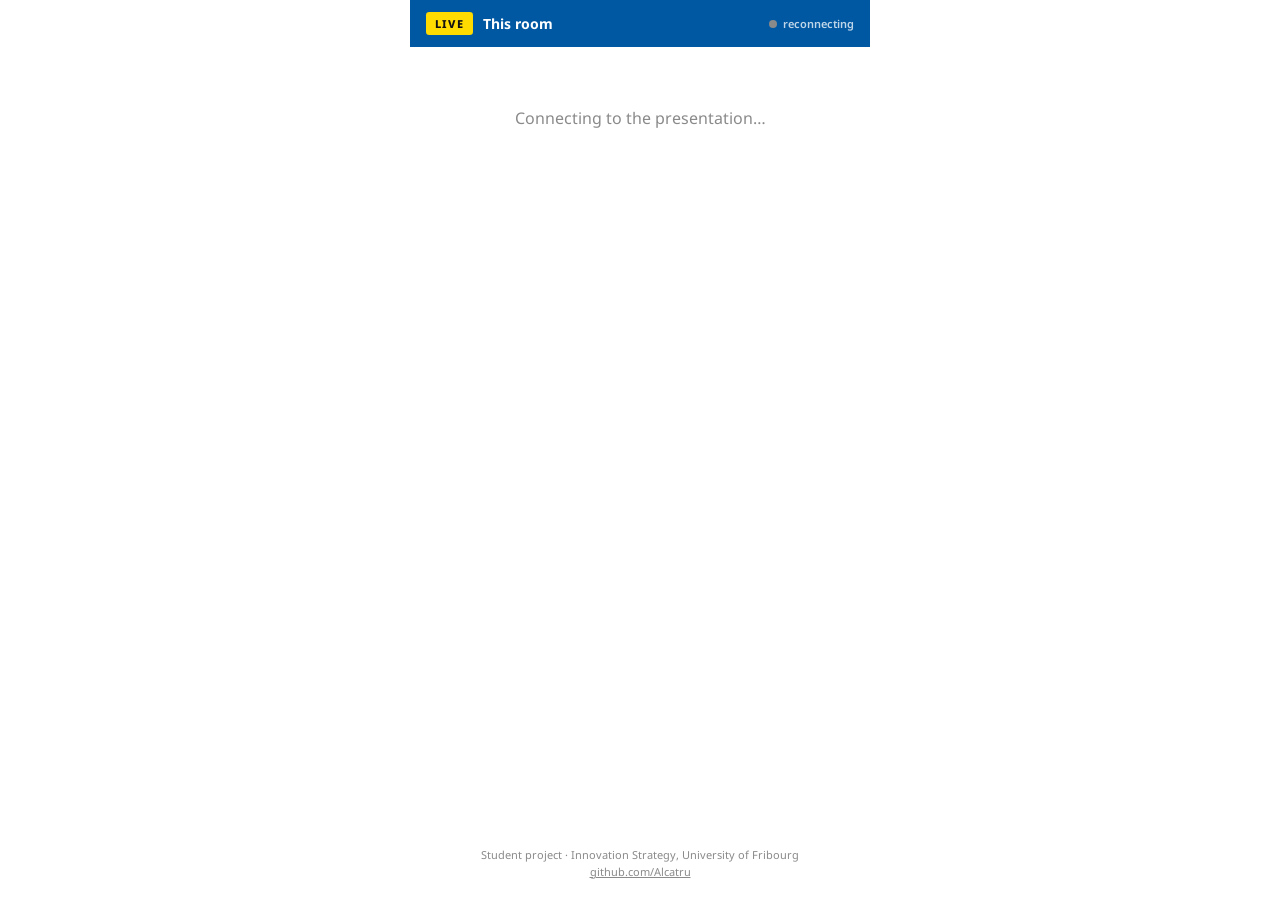
<file: index.html>
<!doctype html>
<html lang="en">
<head>
<meta charset="utf-8">
<meta name="viewport" content="width=device-width, initial-scale=1, viewport-fit=cover">
<meta name="theme-color" content="#0058a3">
<title>IKEA live · This room</title>
<link rel="preconnect" href="https://fonts.googleapis.com">
<link rel="preconnect" href="https://fonts.gstatic.com" crossorigin>
<link href="https://fonts.googleapis.com/css2?family=Noto+Sans:wght@400;600;700;800&family=Space+Grotesk:wght@500;700&display=swap" rel="stylesheet">
<link rel="stylesheet" href="css/style.css">
<style>
  /* Same look as the big screen: the blue IKEA poster. White type, yellow tag and badges, white cards, map on a white disc. */
  body { background: #fff; color: var(--ink); min-height: 100svh; }
  .app { max-width: 460px; margin: 0 auto; min-height: 100svh; display: flex; flex-direction: column; }
  header { padding: 12px 16px; display: flex; align-items: center; gap: 10px; position: sticky; top: 0; z-index: 5; background: var(--blue); color: #fff; }
  header .tagy { font-size: 11px; }
  header .ttl { font: 700 14px var(--sans); flex: 1; }
  header .st { font: 600 11px var(--sans); display: flex; align-items: center; gap: 6px; color: rgba(255,255,255,.75); }
  main { flex: 1; padding: 0 16px 8px; }
  .hero { background: var(--blue); color: #fff; margin: 0 -16px 4px; padding: 4px 16px 20px; }
  .hero h1, .hero .step { margin-bottom: 0; }
  .wait { text-align: center; padding: 60px 10px; color: var(--grey); }
  .tagy.k { font-size: 11px; margin-top: 4px; }
  h1 { font: 800 28px/1.08 var(--sans); letter-spacing: -.01em; margin: 10px 0 14px; }
  .step { display: flex; align-items: center; gap: 10px; margin: 10px 0 6px; }
  .step .badge { font-size: 16px; width: 32px; height: 32px; }
  .step h1 { margin: 0; font-size: 25px; }
  .mapbox { margin: 10px auto 6px; width: min(100%, 380px); animation: rise .5s ease-out both; }
  .one { font: 700 16px/1.35 var(--sans); margin: 14px 0; animation: rise .45s ease-out both; }
  .one .sticker { font-size: 15px; background: var(--blue); color: #fff; }
  .one.muted { color: var(--grey); font-weight: 600; font-size: 13.5px; text-align: center; }
  .q { margin: 16px 0 10px; font: 800 19px/1.22 var(--sans); }
  .opts { display: grid; gap: 8px; grid-template-columns: repeat(3, 1fr); }
  .opts.n4 { grid-template-columns: repeat(2, 1fr); }
  .opt { display: flex; flex-direction: column; align-items: center; gap: 6px; padding: 14px 6px 12px; border: 0; border-radius: 12px; background: var(--soft); color: var(--ink); font: 700 14px/1.15 var(--sans); text-align: center; cursor: pointer; transition: transform .1s, background .15s; }
  .opt .ico { width: 44px; height: 44px; }
  .opt:active { transform: scale(.97); }
  .opt.sel { background: var(--yellow); }
  .opts.done .opt:not(.sel) { opacity: .45; }
  .legend .sw { border-color: var(--ink); border-width: 1.5px; }
  .legend { display: flex; gap: 14px; justify-content: center; flex-wrap: wrap; font: 700 12.5px var(--sans); margin: 2px 0 6px; }
  .look { text-align: center; font: 800 32px var(--sans); margin: 56px 0 20px; }
  .look.rest { margin: 48px 0 20px; font: 600 16px/1.45 var(--sans); color: var(--grey); }
  .look.rest .ico { width: 120px; height: 120px; }
  .look .ico { width: 96px; height: 96px; margin: 0 auto 14px; color: var(--blue); animation: pulse2 1.4s ease-in-out infinite; }
  @keyframes pulse2 { 50% { transform: translateY(-6px); } }
  .ctx { display: flex; gap: 12px; align-items: center; background: var(--soft); color: var(--ink); border-radius: 12px; padding: 10px 12px; margin-top: 12px; }
  .ctx svg { width: 84px; flex: none; } .ctx p { margin: 0; font-size: 14.5px; line-height: 1.35; }
  footer a { color: inherit; }
  footer { padding: 12px 16px 20px; font-size: 11px; line-height: 1.5; color: var(--grey); text-align: center; }
</style>
</head>
<body>
<div class="app">
  <header>
    <span class="tagy">Live</span>
    <span class="ttl">This room</span>
    <span class="st"><span class="status-dot" id="dot"></span><span id="stxt">connecting</span></span>
  </header>
  <main id="main"><div class="wait">Connecting to the presentation…</div></main>
  <footer>Student project · Innovation Strategy, University of Fribourg<br><a href="https://github.com/Alcatru" target="_blank" rel="noopener">github.com/Alcatru</a></footer>
</div>
<script src="lib/mqtt.min.js"></script>
<script src="js/common.js"></script>
<script src="js/icons.js"></script>
<script src="js/rings.js"></script>
<script>
(function () {
  const { QUESTIONS, ZONES, PHASES, store, uid } = IKL;
  document.head.insertAdjacentHTML("beforeend", `<style>${ROOMMAP_CSS}</style>`);
  const $main = document.getElementById("main");
  let phase = null, run = null, id = null, rec = null, shown = null, others = {}, timer = null;

  function save() {
    store.set("rec:" + run, { id, rec });
    if (net.connected) net.publishRecord(run, id, Object.assign({ t: Date.now() }, rec));
  }
  function ensureRecord() {
    const saved = store.get("rec:" + run);
    if (saved && saved.rec && saved.rec.a) { id = saved.id; rec = saved.rec; }
    else { id = uid(); rec = { a: {} }; }
  }
  function question(key) {
    const Qd = QUESTIONS[key], cur = rec.a[key];
    return `<div class="q">${Qd.q}</div><div class="opts ${Qd.opts.length === 4 ? "n4" : ""} ${cur ? "done" : ""}" data-q="${key}">` +
      Qd.opts.map(([v, e, l]) => `<button class="opt ${cur === v ? "sel" : ""}" data-v="${v}">${ICON(e)}${l}</button>`).join("") + "</div>";
  }
  const lookUp = (t) => `<div class="look">${ICON("up")}Look up!<p class="one muted">${t}</p></div>`;
  const line = (t, cls = "") => `<p class="one ${cls}">${t}</p>`;
  function map() {
    const all = Object.assign({}, others); if (rec.a.home) all[id] = rec;
    return `<div class="mapbox">${roomMap(phase, all, id)}</div>`;
  }
  const LEG = {
    got: '<div class="legend"><span><i class="sw" style="background:var(--blue)"></i>Own car</span><span><i class="sw" style="background:var(--yellow)"></i>No own car</span></div>',
    react: '<div class="legend"><span><i class="sw" style="background:var(--green)"></i>Fine</span><span><i class="sw" style="background:#f28c28"></i>Meh</span><span><i class="sw" style="background:var(--red)"></i>Want it now</span></div>',
  };

  function body() {
    const a = rec.a;
    switch (phase) {
      case "s0":
        return map() + (a.got ? LEG.got : "") + question("got") +
          (a.got ? line(`<span class="sticker">${a.got === "car" ? "You are the customer the blue box was built for." : "The blue box assumes you have a car."}</span>`) : "");
      case "s1":
      case "s2":
      case "s5": return lookUp(phase === "s5" ? "One last vote after our recommendations." : "Your dot is on the big screen.");
      case "s3": return map() + (a.react ? LEG.react : "") + question("react") + (a.react ? line('<span class="sticker">Remember this feeling.</span>') : "");
      case "s4": return lookUp("Will it fit?");
      case "end": return question("after") + (a.after ? line('<span class="sticker">Thanks! Look at the screen.</span>') : "") + map();
    }
    return "";
  }

  /* Once the person has answered the question of the current moment, the phone goes quiet: after a short confirmation it
     shows a big "Look up!" until the next live moment, so people watch the presenters, not their phone. */
  const NEED = { join: "before", s0: "got", s3: "react", end: "after" };
  const answeredAt = {};
  const SETTLE = parseInt(IKL.Q.get("settle") || "4500", 10);
  function resting() {
    const k = NEED[phase], a = rec.a;
    if (!a.home) return false;
    if (phase === "join" && rec.late) return true;
    if (phase === "s0" && !a.before && !rec.late) return false;   // still owes the gut-feeling vote
    if (!k || !a[k]) return false;
    return !answeredAt[phase] || Date.now() - answeredAt[phase] >= SETTLE;
  }
  const restScreen = () => `<div class="hero"><p class="tagy k">${phase === "end" ? "Thank you" : "Your answer is in"}</p><h1>Look up!</h1></div>
    <div class="look rest">${ICON("up")}<p>${phase === "end" ? "The result is on the big screen." : "Watch the presentation.<br>We'll tell you when to grab your phone again."}</p></div>`;

  function render(force) {
    if (!run) return;
    const rest = resting();
    const key = rest + "|" + phase + "|" + JSON.stringify(rec.a) + "|" + Object.keys(others).length + "|" + JSON.stringify(others).length;
    if (!force && key === shown) return;
    const samePhase = shown && shown.split("|")[1] === phase, y = window.scrollY;
    shown = key;
    const a = rec.a;
    if (rest) {
      $main.innerHTML = restScreen();
    } else if (!a.home) {
      $main.innerHTML = `<div class="hero"><p class="tagy k">Hej! Two taps, anonymous</p><h1>Where do you live?</h1></div><div style="height:12px"></div>${question("home").replace(/<div class="q">.*?<\/div>/, "")}`;
    } else if (phase === "join" || (phase === "s0" && !a.before && !rec.late)) {
      $main.innerHTML = `<div class="hero"><p class="tagy k">Before we start</p><h1>You are on the map.</h1></div>${map()}
        <div class="ctx"><svg viewBox="0 0 120 70" aria-hidden="true" stroke="#111" stroke-width="1.6" stroke-linejoin="round"><rect x="6" y="52" width="108" height="12" fill="#fff"/><path d="M20 55v6M36 55v6M52 55v6M68 55v6M84 55v6M100 55v6" stroke-width="1.2"/><path d="M24 20 l10 -7 h62 l-10 7z" fill="#3f84c4"/><path d="M86 20 l10 -7 v30 l-10 7z" fill="#004a8c"/><rect x="24" y="20" width="62" height="30" fill="var(--blue)"/><rect x="24" y="25" width="62" height="5" fill="var(--yellow)"/><rect x="48" y="38" width="14" height="12" fill="#fff"/></svg>
        <p><b>IKEA's classic model:</b> a huge store outside town that you drive to.</p></div>
        ${question("before")}${a.before ? line("Thanks! We'll ask again at the very end.", "muted") : line("Quick gut feeling. We'll ask again at the end.", "muted")}`;
    } else {
      const Zd = ZONES[phase];
      $main.innerHTML = `<div class="hero"><p class="tagy k">${Zd.step}</p><div class="step"><span class="badge">${Zd.n}</span><h1>${Zd.title}</h1></div></div>${body()}`;
    }
    window.scrollTo(0, samePhase ? y : 0);
  }
  function soon() { if (timer) return; timer = setTimeout(() => { timer = null; render(); }, 300); }

  $main.addEventListener("click", (e) => {
    const b = e.target.closest(".opt"); if (!b) return;
    rec.a[b.parentElement.dataset.q] = b.dataset.v; save();
    const answeredPhase = phase; answeredAt[answeredPhase] = Date.now();
    setTimeout(() => { if (phase === answeredPhase) render(true); }, SETTLE + 50);
    if (navigator.vibrate) try { navigator.vibrate(15); } catch (x) {}
    render();
  });

  const net = IKL.connect({
    onStatus(on) {
      document.getElementById("dot").classList.toggle("on", on);
      document.getElementById("stxt").textContent = on ? "live" : "reconnecting";
      if (on && run && rec && rec.a.home) save();
    },
    onState(st) {
      const newRun = st.run !== run;
      const prevPhase = phase;
      run = st.run; phase = PHASES.includes(st.phase) ? st.phase : "join";
      if (prevPhase && prevPhase !== phase && NEED[phase] && navigator.vibrate) try { navigator.vibrate([60, 80, 60]); } catch (x) {} // a new question
      if (newRun) {
        others = {}; ensureRecord();
        if (PHASES.indexOf(phase) > 1 && !rec.a.before) rec.late = true; // joined after Step 0: no "before" vote
      }
      render(true);
    },
    onRecord(rid, r) { if (rid === id) return; if (r) others[rid] = r; else delete others[rid]; soon(); },
  });
})();
</script>
</body>
</html>
</file>
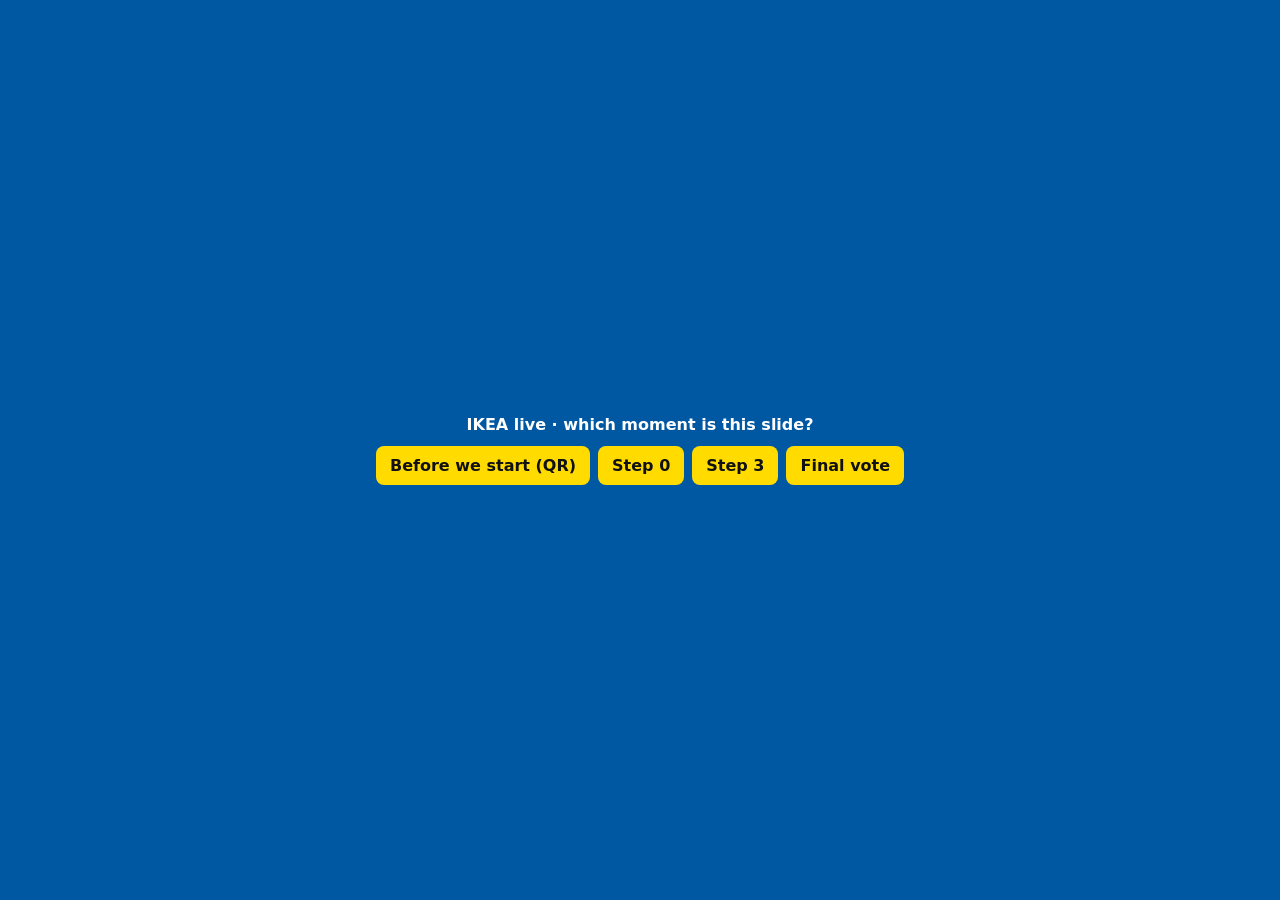
<file: addin.html>
<!doctype html>
<html lang="en">
<head>
<meta charset="utf-8">
<meta name="viewport" content="width=device-width, initial-scale=1">
<title>IKEA live · PowerPoint add-in</title>
<script src="https://appsforoffice.microsoft.com/lib/1/hosted/office.js"></script>
<style>
  html, body { margin: 0; height: 100%; background: #0058a3; color: #fff; font: 700 16px "Noto Sans", system-ui, sans-serif; }
  .pick { height: 100%; display: grid; place-content: center; gap: 12px; text-align: center; }
  .pick div { display: flex; gap: 8px; justify-content: center; flex-wrap: wrap; }
  button { font: inherit; border: 0; border-radius: 8px; padding: 10px 14px; background: #ffdb00; color: #111; cursor: pointer; }
</style>
</head>
<body>
<div class="pick" id="pick" hidden>
  <span>IKEA live · which moment is this slide?</span>
  <div><button data-p="join">Before we start (QR)</button><button data-p="s0">Step 0</button><button data-p="s3">Step 3</button><button data-p="end">Final vote</button></div>
</div>
<script>
/* The slide stores its moment in the add-in settings ("phase"); the frame then simply shows screen.html for that moment.
   Inserted by hand: pick the moment once, it is saved in the presentation. */
(function () {
  function go(phase) { location.replace("screen.html?phase=" + phase + (phase === "join" ? "&force=1" : "")); }
  function start() {
    let phase = null;
    try { phase = Office.context.document.settings.get("phase"); } catch (e) {}
    const q = new URLSearchParams(location.search).get("phase");
    if (phase || q) return go(phase || q);
    document.getElementById("pick").hidden = false;
    document.getElementById("pick").addEventListener("click", (e) => {
      const b = e.target.closest("button"); if (!b) return;
      try { Office.context.document.settings.set("phase", b.dataset.p); Office.context.document.settings.saveAsync(() => go(b.dataset.p)); }
      catch (x) { go(b.dataset.p); }
    });
  }
  if (window.Office && Office.onReady) Office.onReady(start); else start();
})();
</script>
</body>
</html>
</file>
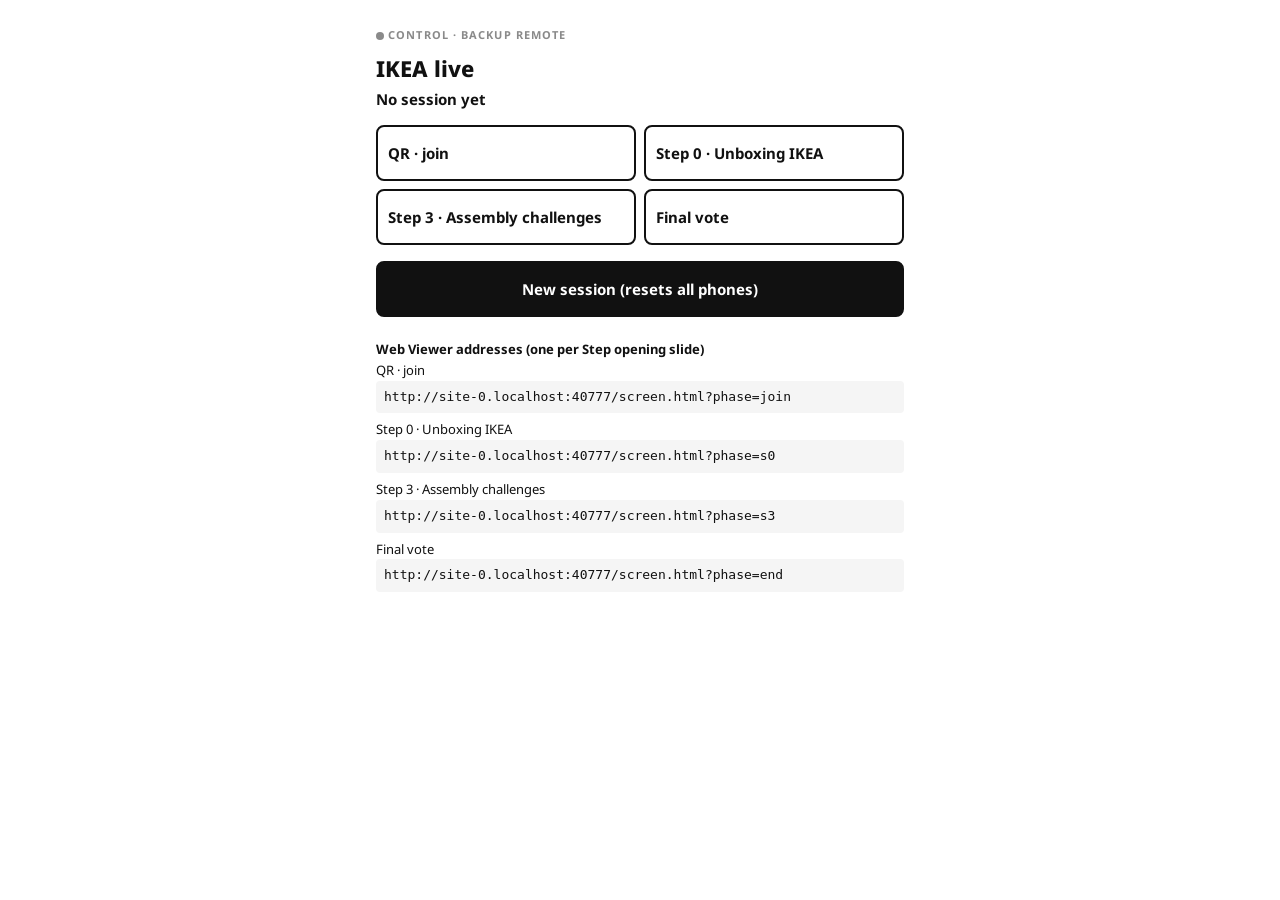
<file: control.html>
<!doctype html>
<html lang="en">
<head>
<meta charset="utf-8">
<meta name="viewport" content="width=device-width, initial-scale=1">
<meta name="robots" content="noindex">
<title>IKEA live · Control</title>
<link href="https://fonts.googleapis.com/css2?family=Noto+Sans:wght@400;700;800&family=Space+Grotesk:wght@700&display=swap" rel="stylesheet">
<link rel="stylesheet" href="css/style.css">
<style>
  body { padding: 16px; max-width: 560px; margin: 0 auto; }
  h1 { font: 800 22px var(--sans); margin: 4px 0 2px; }
  .now { font: 700 15px var(--sans); margin: 6px 0 16px; }
  .grid { display: grid; grid-template-columns: 1fr 1fr; gap: 8px; }
  button { padding: 16px 10px; border: 2px solid var(--ink); border-radius: 8px; background: #fff; font: 700 15px var(--sans); cursor: pointer; text-align: left; }
  button.cur { background: var(--yellow); }
  button.reset { grid-column: 1 / -1; background: var(--ink); color: #fff; text-align: center; margin-top: 8px; }
  .links { margin-top: 22px; font-size: 13px; line-height: 1.6; }
  .links code { display: block; background: var(--soft); padding: 6px 8px; border-radius: 4px; word-break: break-all; margin-bottom: 6px; }
</style>
</head>
<body>
<p class="kicker"><span class="status-dot" id="dot"></span> Control · backup remote</p>
<h1>IKEA live</h1>
<p class="now" id="now">Connecting…</p>
<div class="grid" id="grid"></div>
<div class="links" id="links"></div>
<script src="lib/mqtt.min.js"></script>
<script src="js/common.js"></script>
<script>
(function () {
  const { PHASES, ZONES, CFG, Q } = IKL;
  let st = null, n = 0; const recs = {};
  const names = { join: "QR · join", end: "Final vote" };
  const MOMENTS = ["join", "s0", "s3", "end"]; // the 4 moments where the audience answers (STADSLIV stays the thread in between)
  const grid = document.getElementById("grid");
  function draw() {
    document.getElementById("now").textContent = st ? `Now: ${st.phase === "join" ? "join" : ZONES[st.phase].step} · ${n} phones` : "No session yet";
    grid.innerHTML = MOMENTS.map((p) => `<button data-p="${p}" class="${st && st.phase === p ? "cur" : ""}">${names[p] || ZONES[p].step}</button>`).join("") +
      '<button class="reset" data-reset="1">New session (resets all phones)</button>';
  }
  grid.addEventListener("click", (e) => {
    const b = e.target.closest("button"); if (!b) return;
    if (b.dataset.reset) { if (!confirmReset()) return; net.publishState({ run: IKL.uid(), phase: "join", t: Date.now() }); return; }
    net.publishState({ run: st ? st.run : IKL.uid(), phase: b.dataset.p, t: Date.now() });
  });
  let armed = 0;
  function confirmReset() { // two taps instead of a browser dialog
    if (Date.now() - armed < 3000) return true;
    armed = Date.now(); const b = grid.querySelector(".reset"); b.textContent = "Tap again to confirm"; setTimeout(draw, 3000); return false;
  }
  const extra = (Q.get("room") ? "&room=" + CFG.room : "") + (Q.get("broker") ? "&broker=" + encodeURIComponent(CFG.broker) : "");
  const base = new URL("screen.html", location.href).toString();
  document.getElementById("links").innerHTML = "<b>Web Viewer addresses (one per Step opening slide)</b>" +
    MOMENTS.map((p) => `<div>${names[p] || ZONES[p].step}<code>${base}?phase=${p}${extra}</code></div>`).join("");
  const net = IKL.connect({
    onStatus(on) { document.getElementById("dot").classList.toggle("on", on); },
    onState(s) { if (!st || s.run !== st.run) { for (const k in recs) delete recs[k]; n = 0; } st = s; draw(); },
    onRecord(id, r) { if (r && !recs[id]) n++; if (!r && recs[id]) n--; recs[id] = r; draw(); },
  });
  draw();
})();
</script>
</body>
</html>
</file>
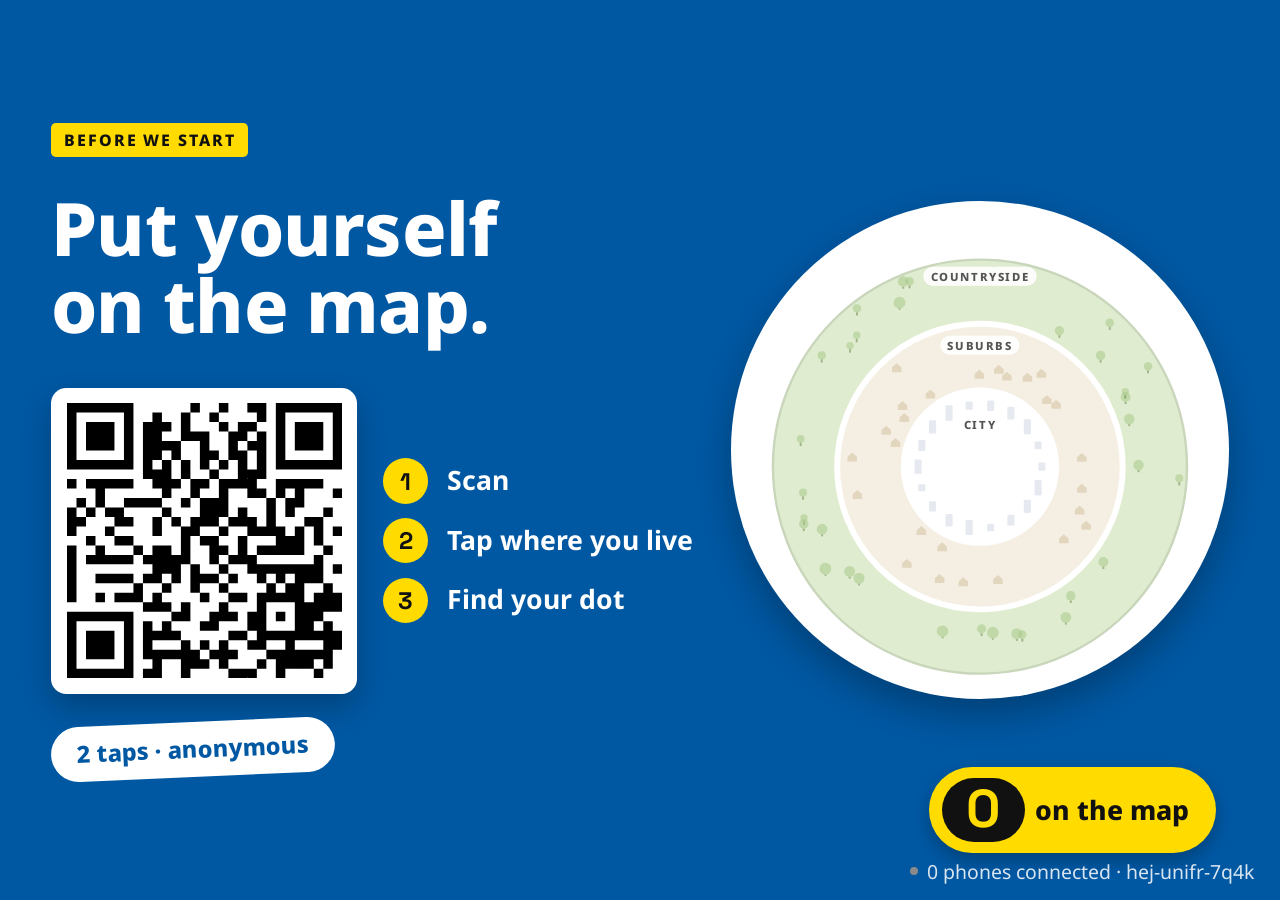
<file: screen.html>
<!doctype html>
<html lang="en">
<head>
<meta charset="utf-8">
<meta name="viewport" content="width=device-width, initial-scale=1">
<title>IKEA live · Screen</title>
<link rel="preconnect" href="https://fonts.googleapis.com">
<link rel="preconnect" href="https://fonts.gstatic.com" crossorigin>
<link href="https://fonts.googleapis.com/css2?family=Noto+Sans:wght@400;600;700;800&family=Space+Grotesk:wght@500;700&display=swap" rel="stylesheet">
<link rel="stylesheet" href="css/style.css">
<style>
  /* Sized for a 16:9 Web Viewer frame inside PowerPoint: everything scales with the frame.
     One look for every page: the blue IKEA poster (yellow tag, white type, white cards, map on a white disc, yellow pills). */
  html, body { height: 100%; overflow: hidden; }
  body { font-size: 1.6vw; background: var(--blue); color: #fff; }
  .stage { position: absolute; inset: 0; display: grid; grid-template-columns: 1.05fr 1fr; align-items: center; padding: 3vw 4vw; gap: 3vw; }
  .stage.full { display: flex; flex-direction: column; justify-content: center; align-items: stretch; padding: 2.4vw 6vw 3vw; }
  h1 { font: 800 2.7em/1.04 var(--sans); margin: .45em 0 .6em; letter-spacing: -.01em; }
  .join h1 { font-size: 3.6em; }
  .num { font: 700 8.5em/.92 var(--grot); letter-spacing: -.03em; color: var(--yellow); }
  .num small { font-size: .45em; letter-spacing: 0; }
  .cap { font: 700 1.45em/1.25 var(--sans); margin: .35em 0 0; max-width: 20em; }
  .legend { display: flex; gap: 1.8vw; font: 700 1.05em var(--sans); margin-top: 1.4vw; }
  .take { margin-top: 2.4vw; font-size: 1.2em; }
  .jr { position: relative; height: calc(100vh - 6vw); display: flex; align-items: center; justify-content: center; }
  .disc { width: min(100%, calc(100vh - 6vw)); aspect-ratio: 1; box-sizing: border-box; background: #fff; border-radius: 50%; box-shadow: 0 1.2vw 3vw rgba(0,0,0,.28); padding: 1.2vh; }
  .disc svg { width: 100%; height: 100%; display: block; }
  .pill { position: absolute; right: 1vw; bottom: 1vh; background: var(--yellow); color: var(--ink); font: 800 1.3em var(--sans); padding: .4em 1em .4em .5em; border-radius: 3em; box-shadow: 0 .6vw 1.4vw rgba(0,0,0,.25); display: flex; align-items: center; gap: .4em; white-space: nowrap; }
  .pill span { font: 700 2em/1 var(--grot); background: var(--ink); color: var(--yellow); border-radius: 2em; padding: .1em .45em; }
  .jq { display: flex; gap: 2vw; align-items: center; }
  .qrbig { background: #fff; padding: 1.2vw; border-radius: 1.2vw; width: 34vh; height: 34vh; box-shadow: 0 1vw 2.5vw rgba(0,0,0,.25); flex: none; }
  .qrbig svg { width: 100%; height: 100%; display: block; image-rendering: pixelated; }
  .jsteps { display: grid; gap: 1.1vw; font: 700 1.3em/1.2 var(--sans); white-space: nowrap; }
  .jsteps div { display: flex; align-items: center; gap: .7em; }
  .stage .sticker { margin-top: 2.2vw; font-size: 1.15em; }
  .foot { position: absolute; right: 2vw; bottom: 1.2vw; font-size: .95em; color: rgba(255,255,255,.85); display: flex; align-items: center; gap: .5em; z-index: 2; }
  /* final vote */
  .rows { display: grid; grid-template-columns: auto 1fr; gap: 1vw 2.2vw; align-items: center; }
  .rows .who { display: flex; align-items: center; gap: .7em; font: 800 1.3em var(--sans); white-space: nowrap; }
  .rows .who i { width: 2.3em; height: 2.3em; border-radius: 50%; background: #fff; color: var(--ink); display: grid; place-items: center; flex: none; }
  .rows .who .ico { width: 1.7em; height: 1.7em; }
  .rows .lines { display: grid; gap: .5vw; }
  .rows .l { display: grid; grid-template-columns: 1fr 3.6em; gap: 1vw; align-items: center; }
  .rows .tr { height: 1.7vw; background: rgba(255,255,255,.14); border-radius: 1vw; overflow: hidden; }
  .rows .fl { height: 100%; border-radius: 1vw; transition: width .9s cubic-bezier(.2, .8, .2, 1); }
  .rows .l span { font: 700 1.05em var(--grot); text-align: right; }
  .muted { color: rgba(255,255,255,.6); }
  .hands { display: flex; align-items: center; gap: .7em; margin-top: 1.2vw; }
  .hands .ico { width: 2.6em; height: 2.6em; color: var(--yellow); flex: none; }
  .vpill { position: absolute; right: 2vw; bottom: 2.4vw; background: #fff; color: var(--ink); font: 500 1.05em var(--grot); letter-spacing: -.01em; padding: .3em .95em .3em .8em; border-radius: 3em; display: inline-flex; align-items: center; gap: .45em; white-space: nowrap; box-shadow: 0 .4vw 1vw rgba(0,0,0,.18); }
  .vpill b { font: 700 1.35em/1 var(--grot); }
  .vpill i { width: .55em; height: .55em; border-radius: 50%; background: var(--green); display: inline-block; }
  .stage.full .vpill { position: static; margin-left: .8em; vertical-align: middle; }
  .endpill { position: static; display: inline-flex; margin-top: 2vw; box-shadow: none; font-size: 1.15em; }
</style>
</head>
<body>
<div id="root"></div>
<div class="foot"><span class="status-dot" id="dot"></span><span id="foot"></span></div>
<script src="lib/mqtt.min.js"></script>
<script src="lib/qrcode.js"></script>
<script src="js/common.js"></script>
<script src="js/icons.js"></script>
<script src="js/rings.js"></script>
<script>
(function () {
  const { Q, CFG, PHASES, ZONES, QUESTIONS } = IKL;
  document.head.insertAdjacentHTML("beforeend", `<style>${ROOMMAP_CSS}</style>`);
  const root = document.getElementById("root");
  const pPhase = PHASES.includes(Q.get("phase")) ? Q.get("phase") : null;
  const view = Q.get("view") || "auto";        // auto | none
  const drive = Q.get("drive") !== "0";         // this frame moves the phones to its phase
  const force = Q.get("force") === "1";         // allow moving backwards
  const demo = parseInt(Q.get("demo") || "0", 10);
  let gState = null, records = {}, timer = null;
  // Backup: no live connection after a few seconds (or ?offline=1) -> the same page asks for a show of hands instead.
  let offline = Q.get("offline") === "1", everOn = false;

  const phoneURL = (() => {
    if (Q.get("qr")) return Q.get("qr");
    const u = new URL("index.html", location.href);
    if (Q.get("room")) u.searchParams.set("room", CFG.room);
    if (Q.get("broker")) u.searchParams.set("broker", CFG.broker);
    return u.toString();
  })();
  function qrSVG(text) { const qr = qrcode(0, "M"); qr.addData(text); qr.make(); return qr.createSvgTag({ cellSize: 4, margin: 0, scalable: true }); }
  const pct = (a, b) => (b ? Math.round((100 * a) / b) : 0);
  const sum = (o) => Object.values(o).reduce((s, x) => s + x, 0);
  const sw = (c, t) => `<span><i class="sw" style="background:${c}"></i>${t}</span>`;
  const LEG = {
    got: `<div class="legend">${sw("var(--blue)", "Own car")}${sw("var(--yellow)", "No own car")}</div>`,
    react: `<div class="legend">${sw("var(--green)", "Fine")}${sw("#f28c28", "Meh")}${sw("var(--red)", "Want it now")}</div>`,
  };
  const sticker = (t) => `<div><span class="sticker take">${t}</span></div>`;

  function render() {
    const T = IKL.tally(records);
    const ph = pPhase || (gState && gState.phase) || "join";
    document.getElementById("foot").textContent = `${T.n} phones connected · ${demo ? "demo data" : CFG.room}`;
    if (view === "none") { root.innerHTML = ""; document.body.style.background = "transparent"; return; }
    const Zd = ZONES[ph], homes = sum(T.home);
    if (offline) records = {};
    const hands = (t) => `<p class="cap hands">${ICON("hand")}<span>${t}</span></p>`;
    const right = (pill = "") => `<div class="jr"><div class="disc">${roomMap(ph, records, null, { big: true })}</div>${pill}</div>`;
    const onMap = `<div class="pill"><span>${homes}</span> on the map</div>`;
    const voted = (k) => `<div class="vpill"><i></i><b>${k}</b>${k === 1 ? "has" : "have"} voted</div>`;
    const panel = (title, big, cap, extra = "", pill = "") => `<div class="stage"><div><span class="tagy">${Zd.step}</span><h1>${title}</h1>${big}${cap ? `<p class="cap">${cap}</p>` : ""}${extra}</div>${right(pill)}</div>`;

    if (ph === "join") {
      root.innerHTML = `<div class="stage join"><div><span class="tagy">Before we start</span>
          <h1>Put yourself<br>on the map.</h1>
          <div class="jq"><div class="qrbig">${qrSVG(phoneURL)}</div>
            <div class="jsteps"><div><b class="badge">1</b>Scan</div><div><b class="badge">2</b>Tap where you live</div><div><b class="badge">3</b>Find your dot</div></div></div>
          <div class="sticker">2 taps · anonymous</div></div>${right(offline ? "" : onMap)}</div>`;
    } else if (offline && ph === "s0") {
      root.innerHTML = panel("How did your last<br>furniture get home?", "", "", hands("Hands up if you brought it home in <b>your own car</b>.") + sticker("The blue box assumes you have one."));
    } else if (offline && ph === "s3") {
      root.innerHTML = panel("Not in stock.<br>Delivered later.", "", "", hands("Hands up if waiting a few days is <b>fine</b> for you."));
    } else if (offline && ph === "end") {
      root.innerHTML = panel("Big stores outside the city: still the right model?", "", "", hands("Hands up if IKEA should <b>change it</b>.") + hands("Hands up if IKEA should <b>keep it</b>."));
    } else if (ph === "s0") {
      const g = sum(T.got), noCar = g - (T.got.car || 0);
      root.innerHTML = panel("How did your last<br>furniture get home?", `<div class="num">${pct(noCar, g)}<small>%</small></div>`,
        "of you did <b>not</b> use your own car.", LEG.got + sticker("The blue box assumes you have one."), voted(g));
    } else if (ph === "s1") {
      root.innerHTML = panel("Cities grow.", `<div class="num">${pct(T.home.centre || 0, homes)}<small>%</small></div>`, "of this room lives in a city centre.");
    } else if (ph === "s2") {
      root.innerHTML = panel("A Planning Studio opens in town.", `<div class="num">${T.home.centre || 0}</div>`, "of you could walk there.");
    } else if (ph === "s3") {
      const r = sum(T.react), unhappy = (T.react.meh || 0) + (T.react.angry || 0);
      root.innerHTML = panel("Not in stock.<br>Delivered later.", `<div class="num">${pct(unhappy, r)}<small>%</small></div>`, "of you are not OK with waiting.", LEG.react, voted(r));
    } else if (ph === "s4") {
      root.innerHTML = panel("Will it fit?", "", "", "");
    } else if (ph === "s5") {
      root.innerHTML = panel("This room, mapped.", `<div class="num">${homes}</div>`, "customers took part.");
    } else if (ph === "end") {
      const tb = sum(T.before), ta = sum(T.after);
      const rows = QUESTIONS.before.opts.map(([v, e, l]) => {
        const b = pct(T.before[v] || 0, tb), a = pct(T.after[v] || 0, ta);
        return `<div class="who"><i>${ICON(e)}</i>${l}</div><div class="lines">
          <div class="l"><div class="tr"><div class="fl" style="width:${b}%;background:rgba(255,255,255,.45)"></div></div><span class="muted">${b}%</span></div>
          <div class="l"><div class="tr"><div class="fl" style="width:${a}%;background:var(--yellow)"></div></div><span>${a}%</span></div></div>`;
      }).join("");
      const dy = pct(T.after.change || 0, ta) - pct(T.before.change || 0, tb);
      root.innerHTML = `<div class="stage full"><div><span class="tagy">${Zd.step}</span></div><h1 style="margin:.4em 0 .5em;font-size:2.3em;white-space:nowrap">Big stores outside the city: still the right model?</h1>
        <div class="legend" style="margin:0 0 2vw">${sw("rgba(255,255,255,.45)", "Before we started")}${sw("var(--yellow)", "Now")}</div>
        <div class="rows">${rows}</div>
        <div><span class="pill endpill">${ta ? `<span>${(dy >= 0 ? "+" : "") + dy}</span> points for “change it” since the start` : "Vote on your phone."}</span>${voted(ta).replace("div","span").replace("</div>","</span>")}</div></div>`;
    }
  }
  setTimeout(() => { if (!everOn && !demo && !offline) { offline = true; render(); } }, 7000);
  function soon() { if (timer) return; timer = setTimeout(() => { timer = null; render(); }, 250); } // throttle, not debounce: a burst of answers must not freeze the screen

  if (demo) {
    records = IKL.demoRecords(demo, pPhase || "join");
    document.getElementById("dot").classList.add("on");
    render();
    return;
  }

  /* Drive the phones when this slide is actually on screen. PowerPoint can keep an add-in alive between edit view and
     the slide show (or preload it), so a one-shot "drive on load" is not enough: we also drive each time the frame becomes
     visible again. Forward only (force=1 allows going back, used on the join slide). */
  let decided = false;
  function maybeDrive() {
    if (decided || !drive || !pPhase || !net || !net.connected) return;
    if (document.visibilityState === "hidden") return;
    decided = true;
    const cur = gState ? PHASES.indexOf(gState.phase) : -1, want = PHASES.indexOf(pPhase);
    if (!gState) net.publishState({ run: IKL.uid(), phase: pPhase, t: Date.now() });
    else if (want > cur || (force && want !== cur)) net.publishState({ run: gState.run, phase: pPhase, t: Date.now() });
  }
  document.addEventListener("visibilitychange", () => { if (document.visibilityState === "visible") { decided = false; setTimeout(maybeDrive, 300); } });
  window.addEventListener("focus", () => { decided = false; setTimeout(maybeDrive, 300); });
  let lastFrame = performance.now();
  (function tick(now) { // rAF stops while the frame is not painted: a long gap = the slide was off screen and is back
    if (now - lastFrame > 1500) { decided = false; setTimeout(maybeDrive, 300); }
    lastFrame = now; requestAnimationFrame(tick);
  })(performance.now());
  var net = null;
  net = IKL.connect({
    onStatus(on) { if (on && !everOn) { everOn = true; if (offline && Q.get("offline") !== "1") { offline = false; } } document.getElementById("dot").classList.toggle("on", on); if (on) setTimeout(maybeDrive, 1200); },
    onState(st) { if (!gState || st.run !== gState.run) records = {}; gState = st; maybeDrive(); soon(); },
    onRecord(id, rec) { if (rec) records[id] = rec; else delete records[id]; soon(); },
  });
  render();
})();
</script>
</body>
</html>
</file>
<file: css/style.css>
:root {
  --blue: #0058a3; --yellow: #ffdb00; --ink: #111111; --paper: #ffffff; --grey: #8a8a8a; --rule: #d9d9d9;
  --red: #d6202a; --green: #0a8a4a; --kraft: #ede3d3; --soft: #f5f5f5;
  --sans: "Noto Sans", system-ui, -apple-system, "Segoe UI", Roboto, sans-serif;
  --grot: "Space Grotesk", var(--sans);
  --head: var(--sans);
}
* { box-sizing: border-box; }
html, body { margin: 0; background: var(--paper); color: var(--ink); font-family: var(--sans); -webkit-font-smoothing: antialiased; }
button { font: inherit; color: inherit; }
.storemap { width: 100%; height: auto; display: block; }
.storemap .mnum { font: 700 11px var(--grot); }
.storemap .mlab { font: 700 11px var(--sans); }
.storemap .mcap { font: 700 8.5px var(--sans); letter-spacing: .08em; fill: var(--grey); }
.storemap .zone { transition: opacity .4s; }
.storemap .z-on rect, .storemap .z-on path { animation: lightup .7s ease-out; }
.storemap .pulse { transform-box: fill-box; transform-origin: center; animation: pulse 1.6s ease-out infinite; }
@keyframes lightup { from { fill: var(--paper); } }
@keyframes pulse { from { transform: scale(1); opacity: .8; } to { transform: scale(2.1); opacity: 0; } }
@keyframes rise { from { transform: translateY(14px); opacity: 0; } to { transform: none; opacity: 1; } }
@keyframes pop { 0% { transform: scale(.85); opacity: 0; } 70% { transform: scale(1.03); } 100% { transform: none; opacity: 1; } }
.status-dot { display: inline-block; width: 8px; height: 8px; border-radius: 50%; background: var(--grey); vertical-align: middle; }
.status-dot.on { background: var(--green); }
.kicker { font: 700 11px var(--sans); letter-spacing: .1em; text-transform: uppercase; color: var(--grey); }

/* poster idiom (blue IKEA poster): yellow tag, white type, white cards, yellow pills */
.tagy { display: inline-block; background: var(--yellow); color: var(--ink); font: 800 .78em var(--sans); letter-spacing: .12em; text-transform: uppercase; padding: .38em .8em; border-radius: .3em; }
.badge { display: inline-grid; place-items: center; width: 1.9em; height: 1.9em; border-radius: 50%; background: var(--yellow); color: var(--ink); font: 700 .9em var(--grot); flex: none; }
.ico { display: block; }
.sw { display: inline-block; width: .9em; height: .9em; border-radius: 50%; border: 2px solid #fff; vertical-align: -.1em; margin-right: .45em; }
.sticker { display: inline-block; background: #fff; color: var(--blue); font: 800 1em/1.25 var(--sans); padding: .55em 1.1em; border-radius: 2em; transform: rotate(-2.5deg); }
</file>
